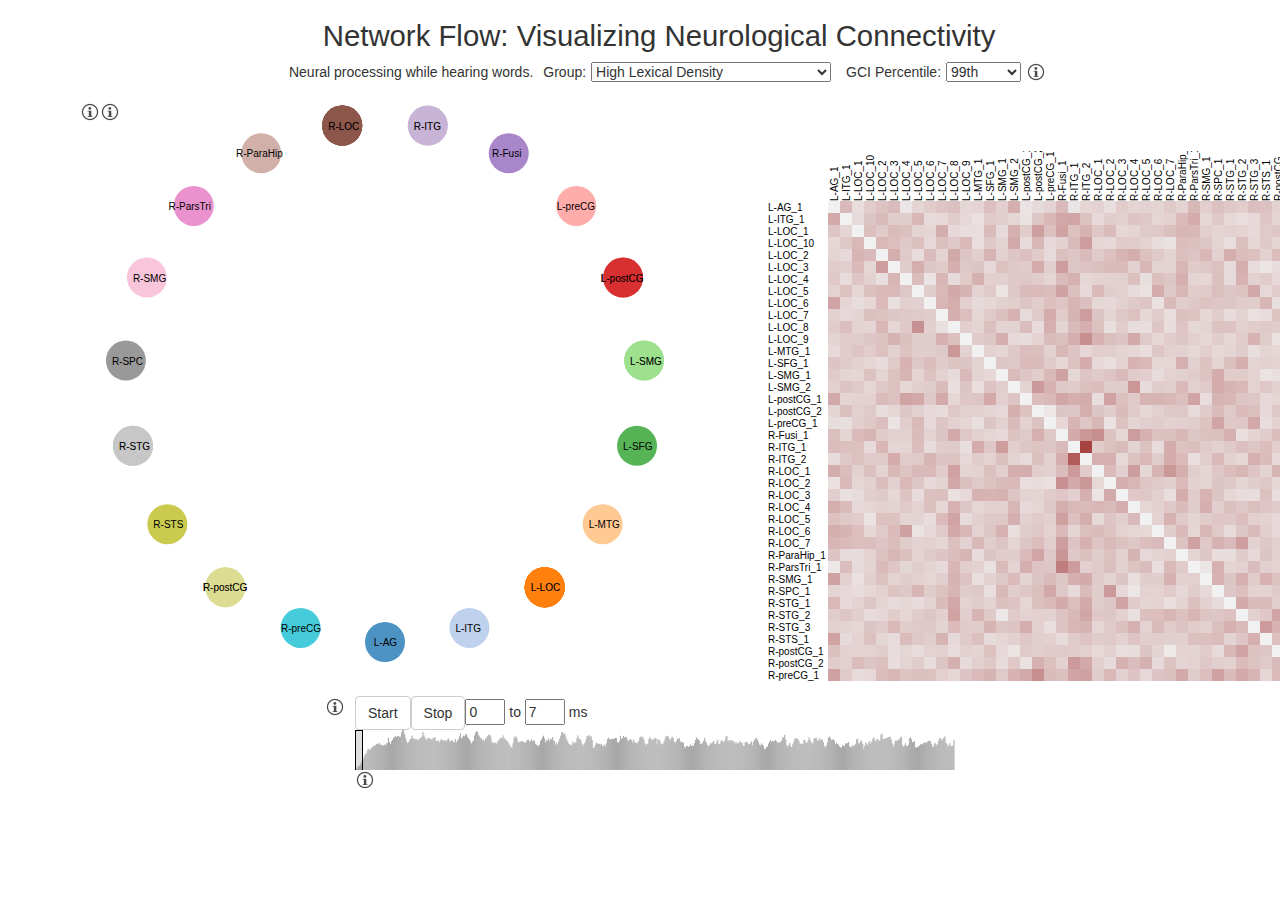
<file: index.html>
<!DOCTYPE html>
<!--
  Chaoyu Yang, Aniket Handa, Gregory Nelson, Alexander Nied CSE512 Final Project
  Designed 2014-02-26
-->
<html lang="en">
  <head>
    <title>Network Flow</title>
    <meta charset="utf-8">
    <meta name="viewport" content="width=device-width, initial-scale=1.0">
    <link rel="stylesheet" href="http://netdna.bootstrapcdn.com/bootstrap/3.1.1/css/bootstrap.min.css">
    <link href="main.css" rel="stylesheet">
  </head>
  
  <body>
    <div class="container">
      <div class="container">
        <h1 class='title'>&nbsp;Network Flow: Visualizing Neurological Connectivity</h1>
        <div class="row">
          <div id="datamenu"></div>
          <div class="col-md-6">
            <div id="graph"></div>
          </div>
          <div class="col-md-5 col-md-offset-1">
            <div id="matrix" ></div>
          </div>
        </div>

        <div id="controller"></div>
      </div>
    </div>

    <script src="lib/d3.v3.min.js"></script>
    <script src="lib/underscore.js"></script>
    <script src="matrix.js"></script>
    <script src="flow.js"></script>
    <script src="flow-controller.js"></script>
    <script src="tooltips.js"></script>
    <script src="main.js"></script>
    <script src="datamenu.js"></script>
    <script src="nodeinfo.js"></script>

    <script src="http://ajax.googleapis.com/ajax/libs/jquery/1.10.2/jquery.min.js"></script>
    <script src="http://netdna.bootstrapcdn.com/bootstrap/3.1.1/js/bootstrap.min.js"></script>
  </body>
</html>
</file>
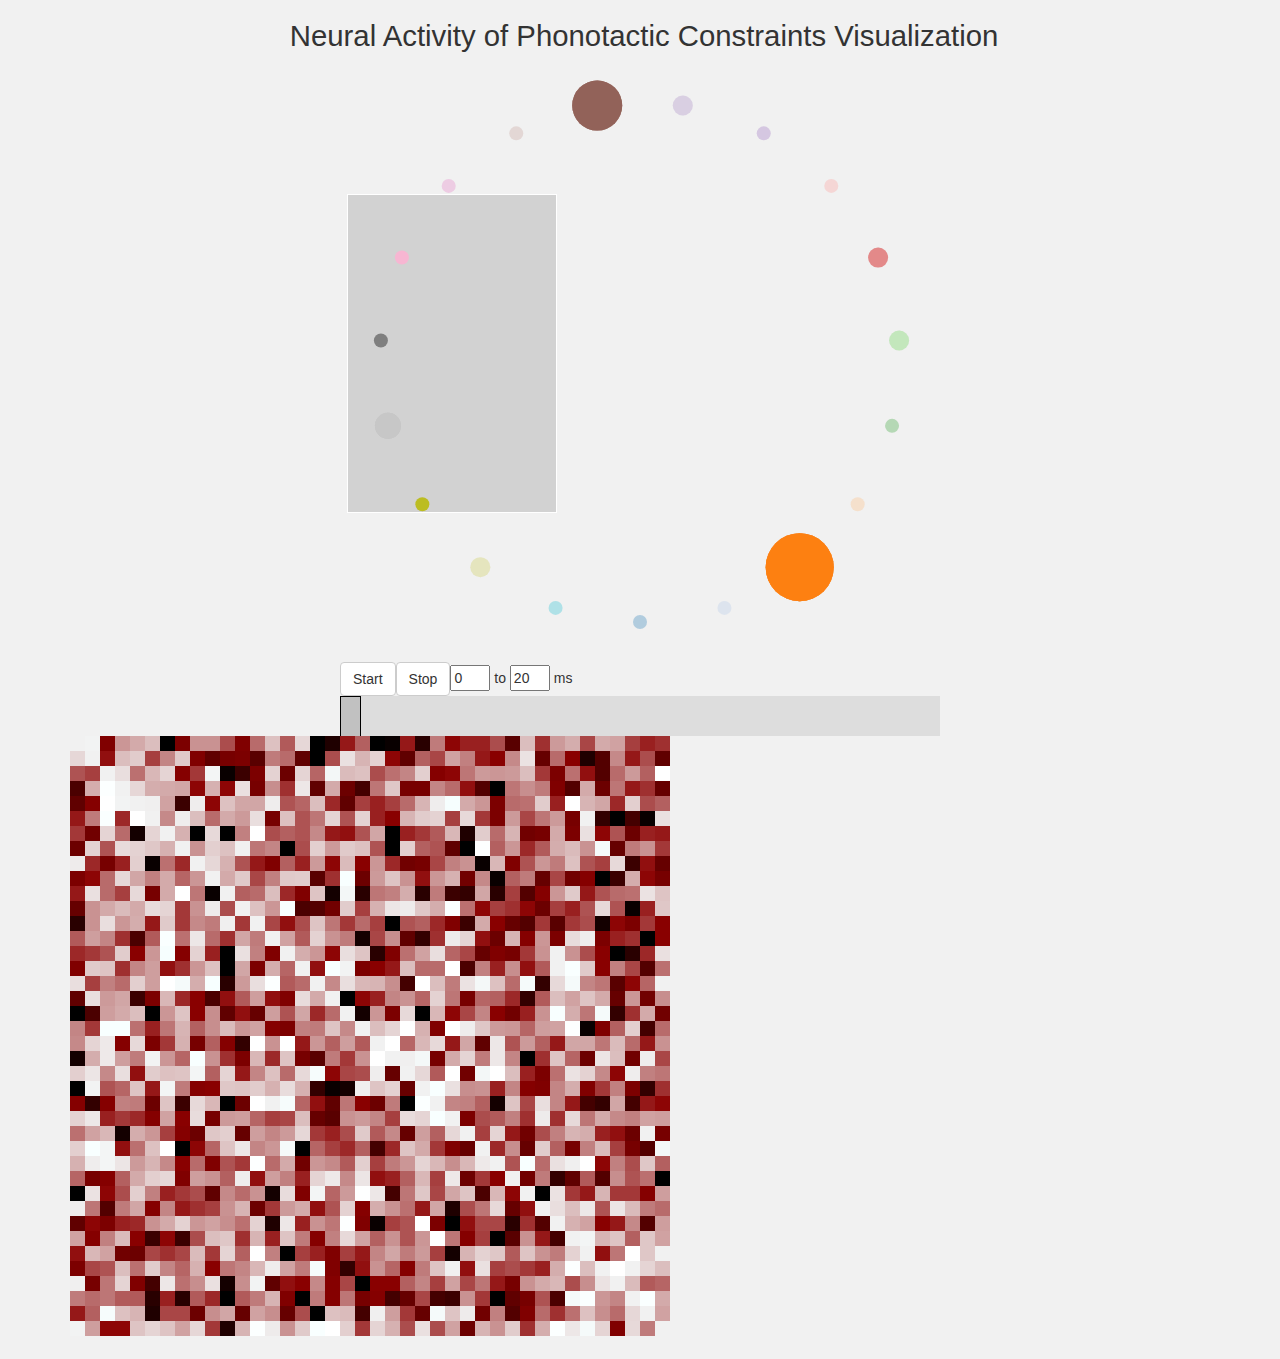
<file: experiments/final/index.html>
<!DOCTYPE html>
<!--
  Chaoyu Yang, Aniket Handa, Gregory Nelson, Alexander Nied CSE512 Final Project
  Designed 2014-02-26
-->
<html lang="en">
  <head>
    <title>Network Flow</title>
    <meta charset="utf-8">
    <meta name="viewport" content="width=device-width, initial-scale=1.0">
    <link rel="stylesheet" href="//netdna.bootstrapcdn.com/bootstrap/3.1.1/css/bootstrap.min.css">
    <link href="main.css" rel="stylesheet">
  </head>
  
  <body>
    <div class="container">
      <h1 class='title'>&nbsp;Neural Activity of Phonotactic Constraints Visualization</h1>
      <div id="graph"></div>
      <div id="controller"></div>
      <div id="matrix"></div>
    </div>

    <script src="../../lib/d3.v3.min.js"></script>
    <script src="../../lib/underscore.js"></script>
    <script src="nodeinfo.js"></script>
    <script src="main.js"></script>

    <script src="http://ajax.googleapis.com/ajax/libs/jquery/1.10.2/jquery.min.js"></script>
    <script src="//netdna.bootstrapcdn.com/bootstrap/3.1.1/js/bootstrap.min.js"></script>
  </body>
</html>
</file>
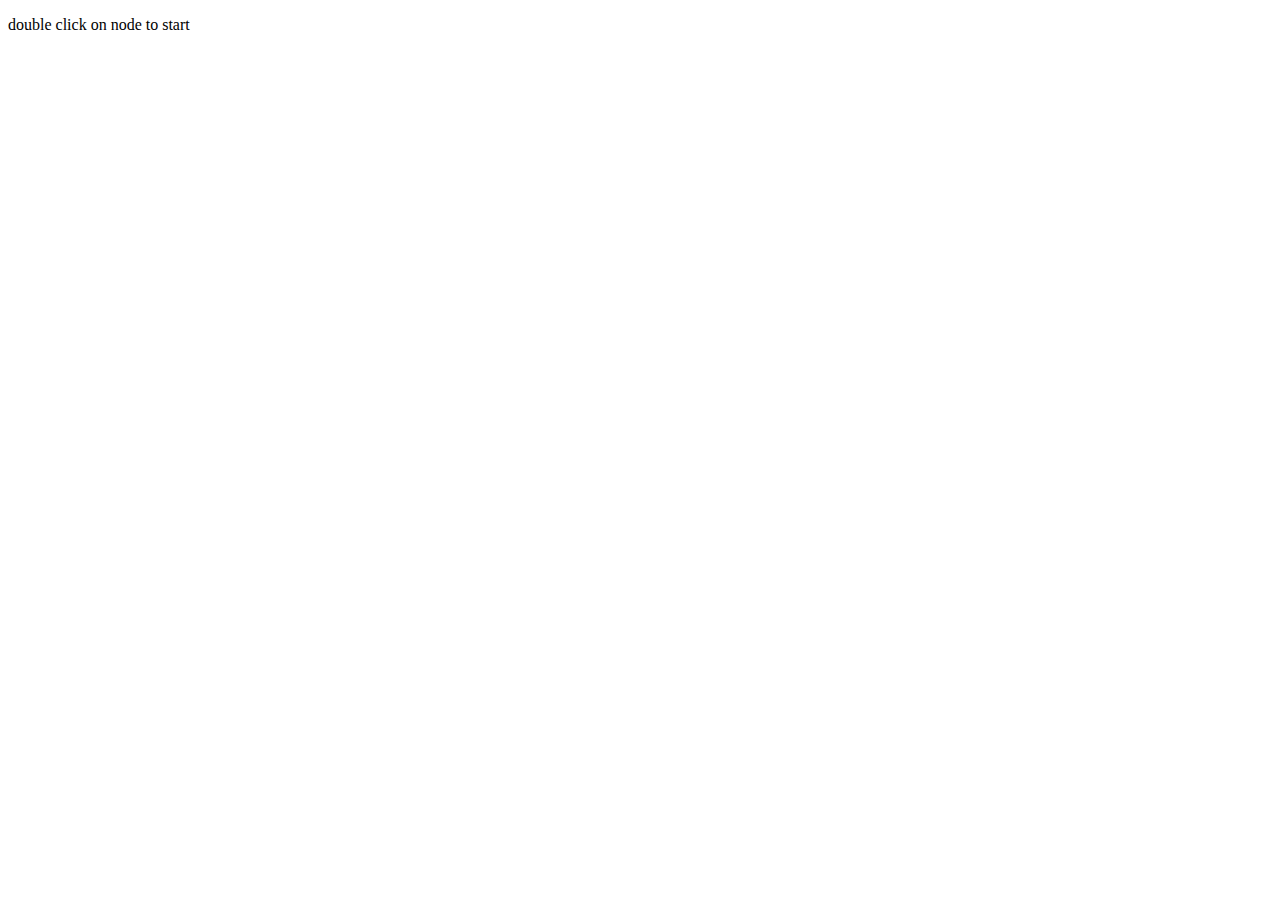
<file: experiments/packet_example/index.html>
<!DOCTYPE html>
<!--
  Chaoyu Yang, Aniket Handa, Gregory Nelson, Alexander Nied CSE512 Final Project
  Designed 2014-02-26
-->
<html lang="en">
  <head>
    <title>Network Flow</title>
    <meta charset="utf-8">
    <meta name="viewport" content="width=device-width, initial-scale=1.0">
    <link href="main.css" rel="stylesheet">
  </head>
  
  <body>
    <p>double click on node to start</p>
    <script src="http://ajax.googleapis.com/ajax/libs/jquery/1.10.2/jquery.min.js"></script>
    <script src="http://d3js.org/d3.v3.min.js"></script>
    <script src="main.js"></script>
  </body>
</html>
</file>
<file: main.css>
body {
  margin: 0;
  padding: 0;
  background: white;
}

.link {
  stroke: #000;
  stroke-width: 1.5px;
}

.title {
  text-align: center;
  font-size: 22pt;
}

#graph svg {
  display: block;
  margin: auto;
}

#controller svg {
  display: block;
  margin: auto;
}

.node {
  cursor: move;
  fill-opacity: .8;
}

.node.fixed {
  fill: #f00;
}

.node.selected {
  stroke: black;
  stroke-width: 3;
  stroke-opacity: .5;
}

/*.packet {*/
/*  fill: #ff0000;*/
/*  stroke: none;*/
/*}*/


.tooltip_title {
  font-size: 12pt;
}

.tooltip_function {
  font-style: italic;
  font-size: 10pt;
}

/*.axis text {*/
/*  font: 11px sans-serif;*/
/*}*/

.axis path {
  display: none;
}

.axis line {
  fill: none;
  stroke: #000;
  shape-rendering: crispEdges;
}

.grid-background {
  fill: #ddd;
}

.grid line,
.grid path {
  fill: none;
  stroke: #fff;
  shape-rendering: crispEdges;
}

.grid .minor.tick line {
  stroke-opacity: .5;
}

.brush .extent {
  stroke: #fff;
  fill-opacity: .125;
  shape-rendering: crispEdges;
}

#controller .brush .extent {
  stroke: #000;
  fill-opacity: .125;
  shape-rendering: crispEdges;
}

.controller-background {
  fill: #ddd;
}

div.tooltip {
  position: absolute;
  text-align: left;
  width: 110px;
  color:white;
  padding: 8px;
  font: 10px sans-serif;
  background: black;
  border: solid 1px #aaa;
  pointer-events: none;
}

#matrix {
  padding-top: 15%;
}
</file>
<file: experiments/final/main.css>
body {
  margin: 0;
  padding: 0;
  background: #f1f1f1;
}

.link {
  stroke: #000;
  stroke-width: 1.5px;
}

.title {
  text-align: center;
  font-size: 22pt;
}

#graph svg {
  display: block;
  margin: auto;
}

#controller svg {
  display: block;
  margin: auto;
}

.node {
  cursor: move;
  fill-opacity: .3;
}

.node.fixed {
  fill: #f00;
}

.node.selected {
  fill-opacity: 1.0;
}

/*.packet {*/
/*  fill: #ff0000;*/
/*  stroke: none;*/
/*}*/


.tooltip_title {
  font-size: 12pt;
}

.tooltip_function {
  font-style: italic;
  font-size: 10pt;
}

/*.axis text {*/
/*  font: 11px sans-serif;*/
/*}*/

.axis path {
  display: none;
}

.axis line {
  fill: none;
  stroke: #000;
  shape-rendering: crispEdges;
}

.grid-background {
  fill: #ddd;
}

.grid line,
.grid path {
  fill: none;
  stroke: #fff;
  shape-rendering: crispEdges;
}

.grid .minor.tick line {
  stroke-opacity: .5;
}

.brush .extent {
  stroke: #fff;
  fill-opacity: .125;
  shape-rendering: crispEdges;
}

#controller .brush .extent {
  stroke: #000;
  fill-opacity: .125;
  shape-rendering: crispEdges;
}

.controller-background {
  fill: #ddd;
}

div.tooltip {
          position: absolute;
          text-align: left;
          width: 100px;
          color:white;
          padding: 8px;
          font: 10px sans-serif;
          background: black;
          border: solid 1px #aaa;
          pointer-events: none;
      }
</file>
<file: experiments/packet_example/main.css>
.link {
  stroke: #000;
  stroke-width: 1.5px;
}

.node {
  cursor: move;
  fill: #ccc;
  stroke: #000;
  stroke-width: 1.5px;
}

.node.fixed {
  fill: #f00;
}

.packet {
  fill: #121;
  stroke: #fff;
  stroke-width: 1px;
}
</file>
